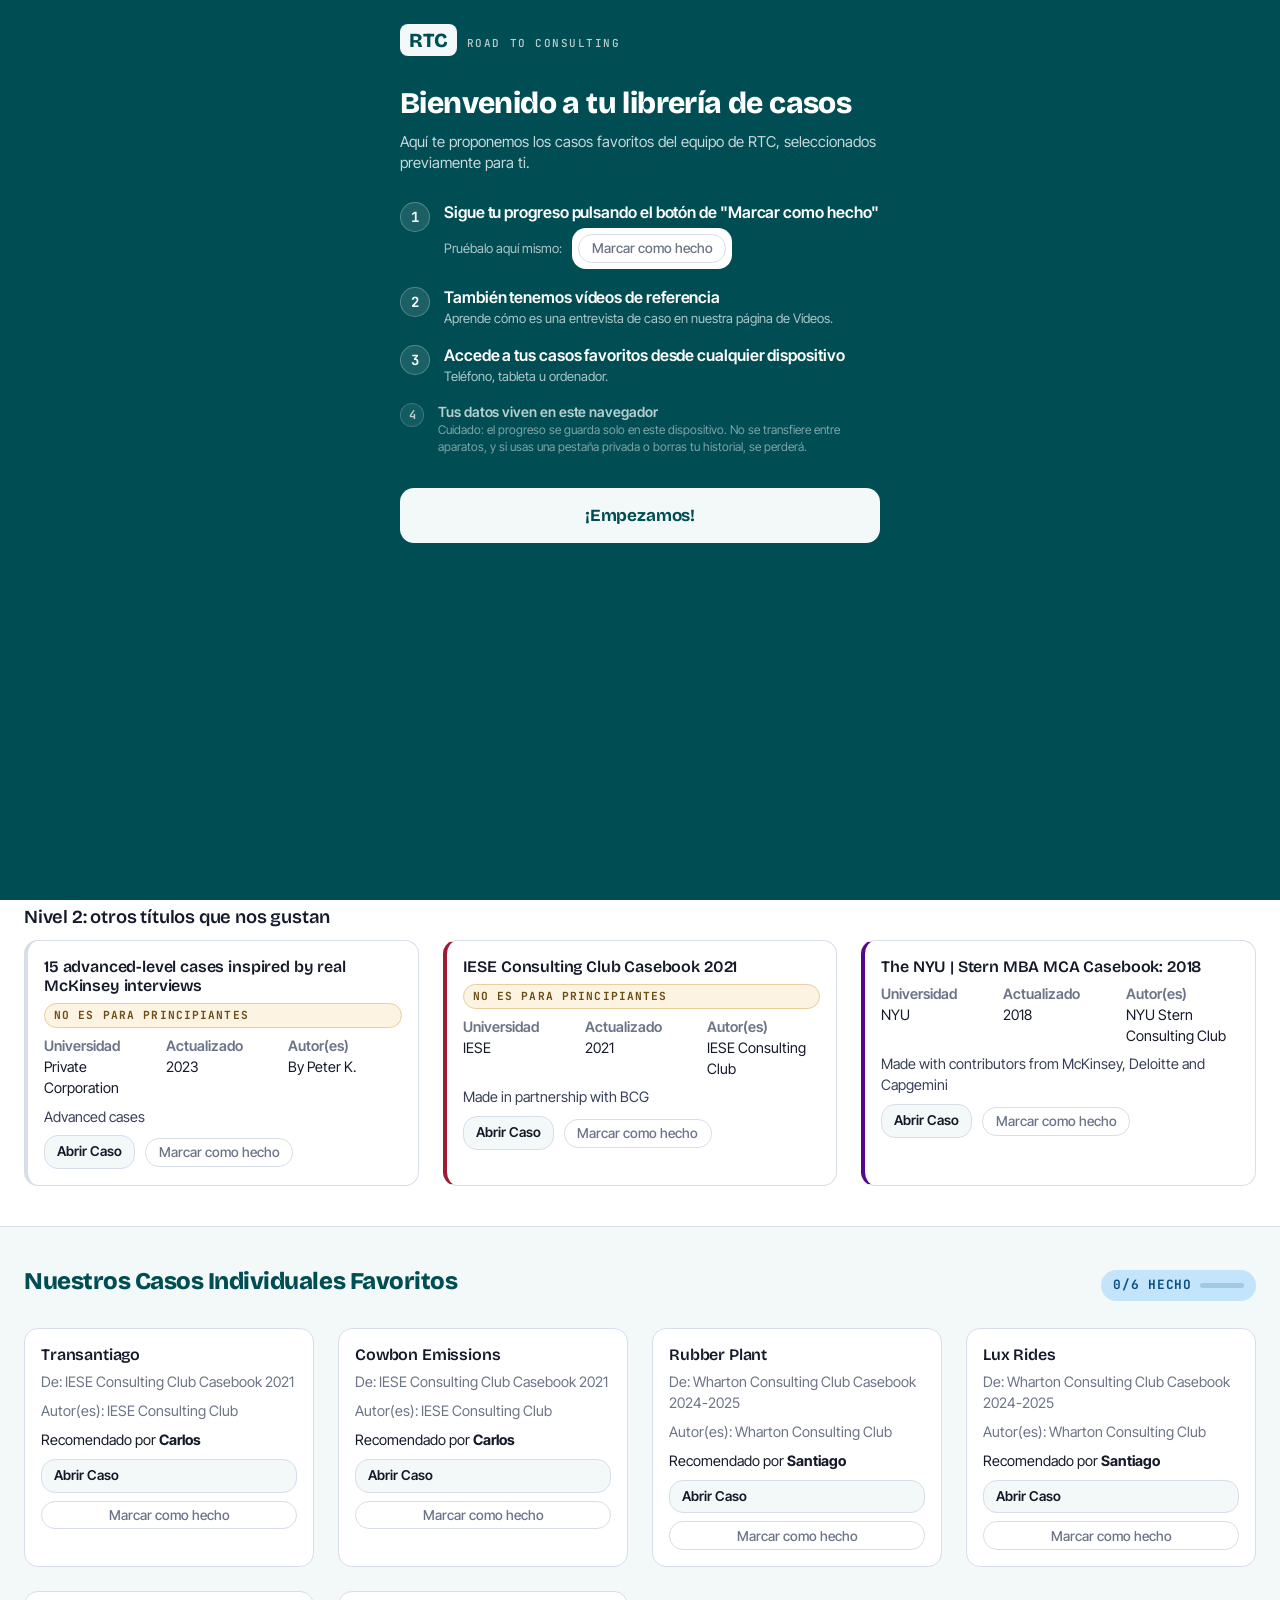
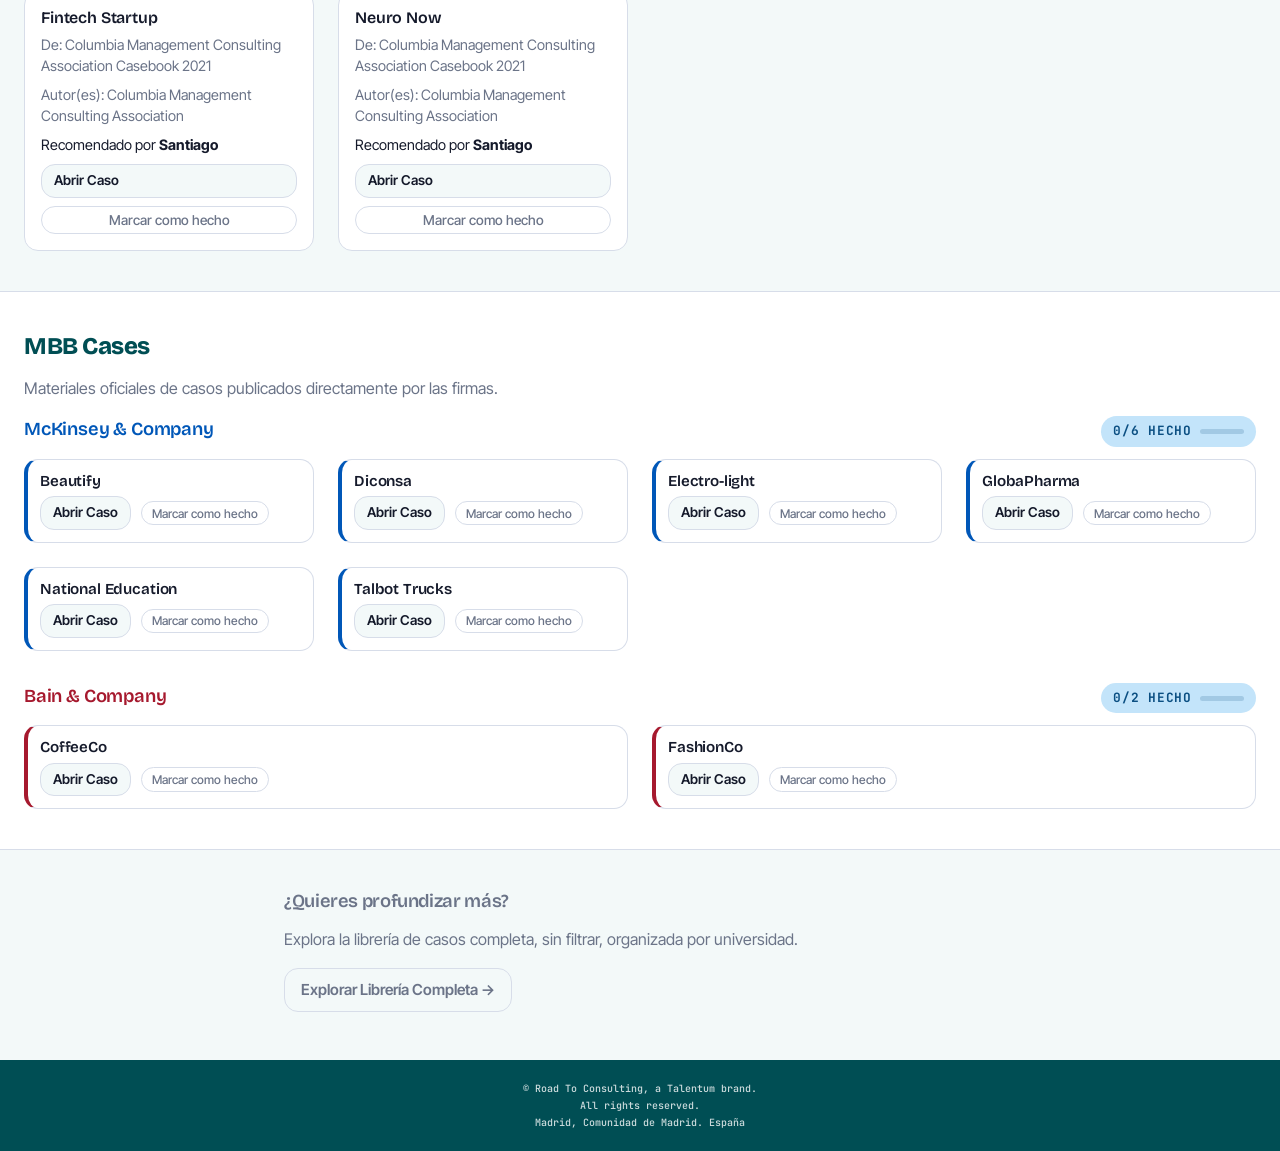
<file: index.html>
<!DOCTYPE html>
<html lang="es">
<head>
  <meta charset="UTF-8">
  <meta name="viewport" content="width=device-width, initial-scale=1.0">
  <title>RTC Librería de Casos</title>
  <meta name="theme-color" content="#26346B">
  <link rel="icon" href="assets/favicon.svg" type="image/svg+xml">
  <link rel="preconnect" href="https://fonts.googleapis.com">
  <link rel="preconnect" href="https://fonts.gstatic.com" crossorigin>
  <link href="https://fonts.googleapis.com/css2?family=Bricolage+Grotesque:opsz,wght@12..96,600;12..96,800&family=Inter+Tight:wght@400;500;600&family=JetBrains+Mono:wght@500;700&display=swap" rel="stylesheet">
  <link rel="stylesheet" href="css/brand.css">
  <link rel="stylesheet" href="css/base.css">
  <link rel="stylesheet" href="css/layout.css">
</head>
<body data-page="home">
  <div id="intro">
    <div class="inner">
      <div class="intro-brand">
        <span class="intro-mark">RTC</span>
        <span class="intro-name">Road to Consulting</span>
      </div>
      <h1>Bienvenido a tu librería de casos</h1>
      <p>
        Aquí te proponemos los casos favoritos del equipo de RTC, seleccionados previamente
        para ti.
      </p>
      <ol class="steps">
        <li>
          <span class="num">1</span>
          <div>
            <b>Sigue tu progreso pulsando el botón de "Marcar como hecho"</b>
            <div class="intro-demo-row">
              <small>Pruébalo aquí mismo:</small>
              <span class="mock">
                <button type="button" class="viewed-toggle" id="intro-demo-toggle">Marcar como hecho</button>
              </span>
            </div>
          </div>
        </li>
        <li>
          <span class="num">2</span>
          <div>
            <b>También tenemos vídeos de referencia</b>
            <small>Aprende cómo es una entrevista de caso en nuestra página de Vídeos.</small>
          </div>
        </li>
        <li>
          <span class="num">3</span>
          <div>
            <b>Accede a tus casos favoritos desde cualquier dispositivo</b>
            <small>Teléfono, tableta u ordenador.</small>
          </div>
        </li>
        <li class="step-nota">
          <span class="num">4</span>
          <div>
            <b>Tus datos viven en este navegador</b>
            <small>Cuidado: el progreso se guarda solo en este dispositivo. No se transfiere entre aparatos, y si usas una pestaña privada o borras tu historial, se perderá.</small>
          </div>
        </li>
      </ol>
      <button class="empezar" id="empezar" type="button">¡Empezamos!</button>
    </div>
  </div>

  <header>
    <div class="site-banner__inner wrap">
      <a href="index.html" class="brand">
        <b>Road to Consulting</b>
        <span>Librería de Casos</span>
      </a>
      <nav class="site-banner__nav" aria-label="Principal">
        <a href="index.html" aria-current="page">Inicio</a>
        <a href="library.html">Librería Completa</a>
        <a href="videos.html">Vídeos</a>
      </nav>
    </div>
  </header>

  <div class="spotlight-bar" id="spotlight-bar">
    <div class="wrap spotlight-bar__inner">
      <div class="spotlight-bar__main">
        <span class="spotlight-bar__label">Documento de Interés</span>
        <strong class="spotlight-bar__name" id="spotlight-name"></strong>
        <span class="spotlight-bar__meta" id="spotlight-meta"></span>
      </div>
      <div class="spotlight-bar__actions">
        <a class="btn btn--secondary btn--sm" id="spotlight-open" href="#" target="_blank" rel="noopener">Abrir</a>
        <button class="viewed-toggle viewed-toggle--sm spotlight-bar__fav" type="button" id="spotlight-fav">Marcar como hecho</button>
      </div>
    </div>
  </div>

  <div class="page-guide">
    <div class="wrap">
      <ul class="page-guide__list">
        <li>
          <span class="page-guide__num">1</span>
          <div>
            <b>Empieza por aquí</b>
            <p>Comprueba nuestros casos preseleccionados, aquí mismo, en esta página.</p>
          </div>
        </li>
        <li>
          <span class="page-guide__num">2</span>
          <div>
            <b>Aprende el know-how</b>
            <p>Comprueba nuestros <a href="videos.html">vídeos</a> para aprender cómo es una entrevista de caso.</p>
          </div>
        </li>
        <li>
          <span class="page-guide__num">3</span>
          <div>
            <b>¿Ya los has acabado?</b>
            <p>Tienes casos extra esperándote en la <a href="library.html">librería completa</a>.</p>
          </div>
        </li>
      </ul>
    </div>
  </div>

  <main>
    <section id="casebooks" class="section section--panel" aria-labelledby="casebooks-heading">
      <div class="wrap">
        <div class="section__head">
          <h2 id="casebooks-heading">Nuestros Casebooks Favoritos</h2>
          <span class="progress" id="casebooks-progress"></span>
        </div>

        <div class="tier-group" data-tier="1">
          <h3 class="tier-group__title">Nivel 1: nuestros favoritos para todos</h3>
          <ol class="rank-stack" id="casebooks-tier1"></ol>
        </div>

        <div class="tier-group tier-group--other" data-tier="2">
          <h3 class="tier-group__title">Nivel 2: otros títulos que nos gustan</h3>
          <ul class="card-grid" id="casebooks-tier2"></ul>
        </div>
      </div>
    </section>

    <section id="individual-cases" class="section" aria-labelledby="indiv-heading">
      <div class="wrap">
        <div class="section__head">
          <h2 id="indiv-heading">Nuestros Casos Individuales Favoritos</h2>
          <span class="progress" id="individual-cases-progress"></span>
        </div>
        <div class="indiv-cases-scroll" id="individual-cases-scroll">
          <ul class="card-grid" id="individual-cases-list"></ul>
        </div>
      </div>
    </section>

    <section id="mbb-cases" class="section section--panel" aria-labelledby="mbb-heading">
      <div class="wrap">
        <h2 id="mbb-heading">MBB Cases</h2>
        <p class="section__intro">Materiales oficiales de casos publicados directamente por las firmas.</p>
        <div id="mbb-groups"></div>
      </div>
    </section>

    <section id="full-library-cta" class="section section--muted" aria-labelledby="full-library-heading">
      <div class="wrap wrap--narrow">
        <h2 id="full-library-heading" class="visually-subtle-heading">¿Quieres profundizar más?</h2>
        <p class="section__intro">Explora la librería de casos completa, sin filtrar, organizada por universidad.</p>
        <a class="btn btn--ghost" href="library.html">Explorar Librería Completa →</a>
      </div>
    </section>
  </main>

  <footer class="site-foot">
    <div class="wrap">© Road To Consulting, a Talentum brand.<br>All rights reserved.<br>Madrid, Comunidad de Madrid. España</div>
  </footer>

  <script src="js/data/spotlight.js"></script>
  <script src="js/data/casebooks.js"></script>
  <script src="js/data/university-colors.js"></script>
  <script src="js/data/mbb-links.js"></script>
  <script src="js/data/individual-cases.js"></script>
  <script src="js/viewed-tracker.js"></script>
  <script src="js/render-home.js"></script>
  <script src="js/main.js"></script>
  <script src="js/intro.js"></script>
</body>
</html>
</file>
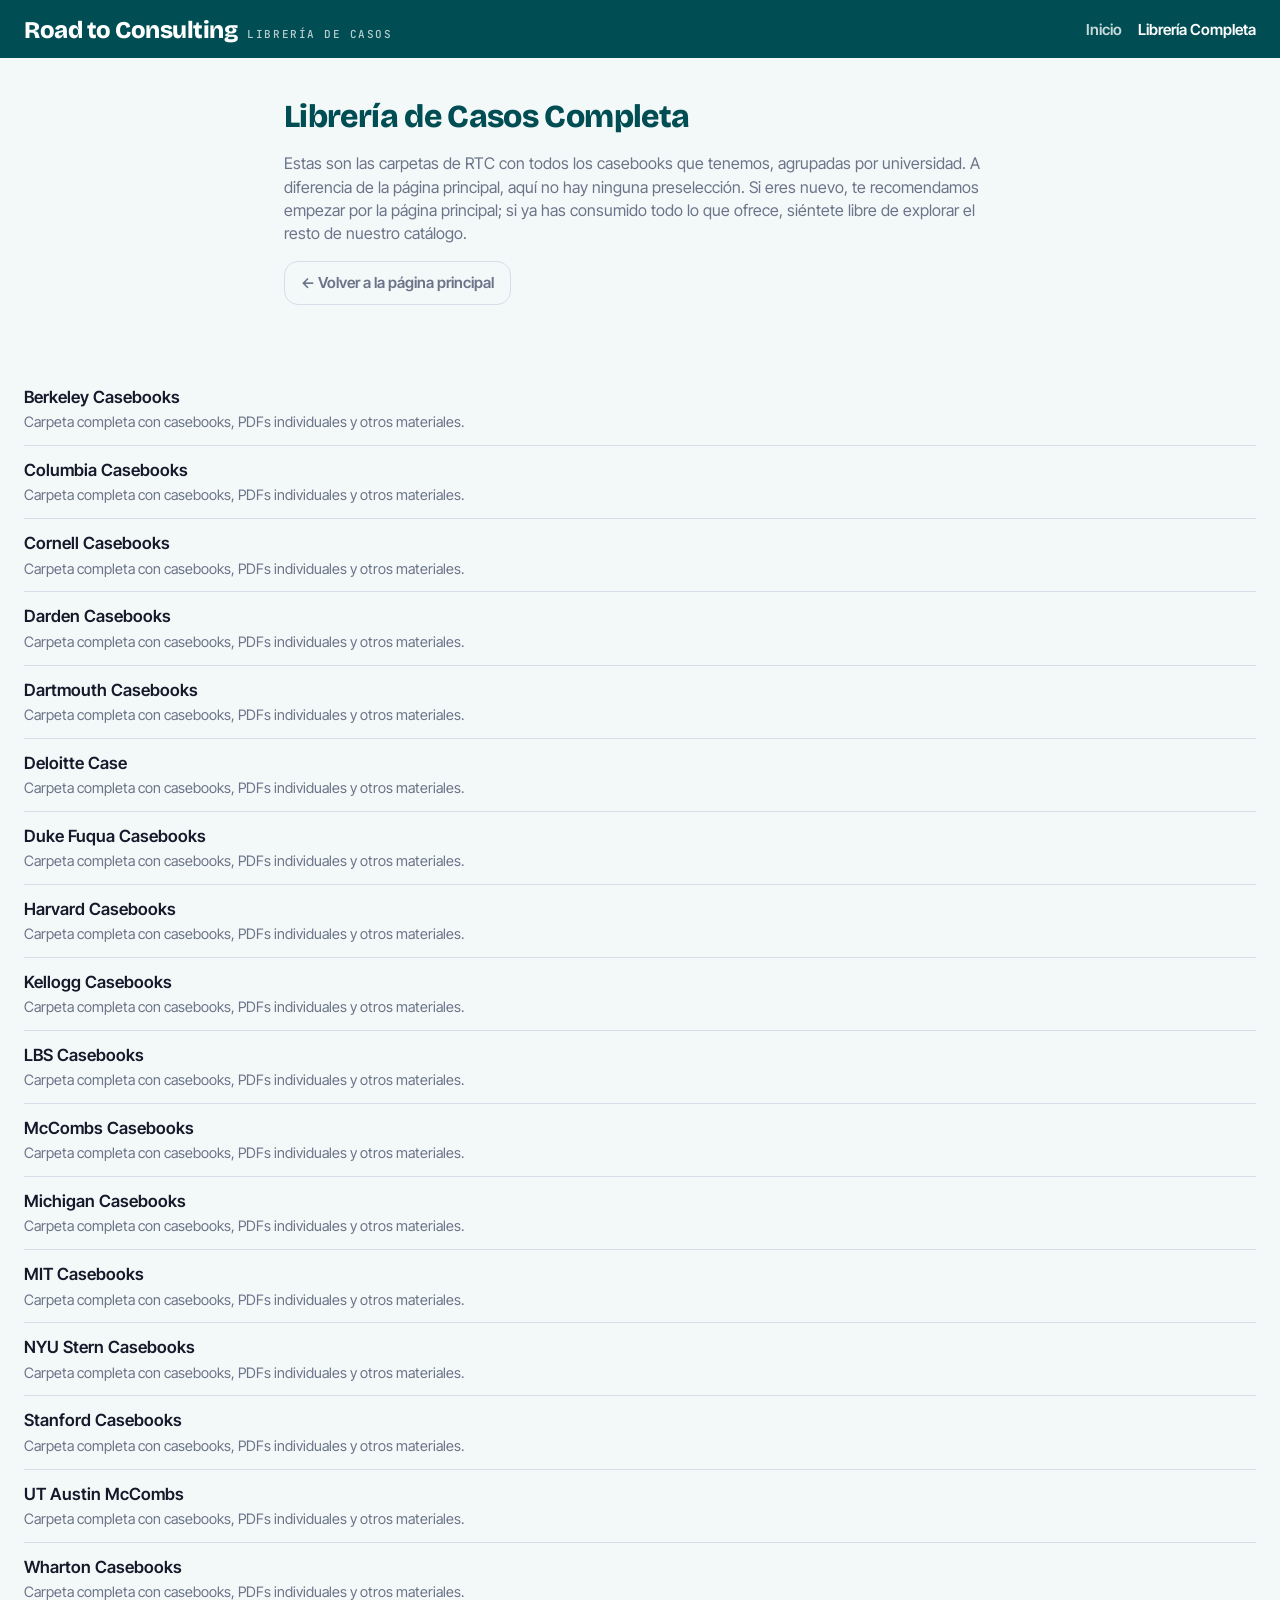
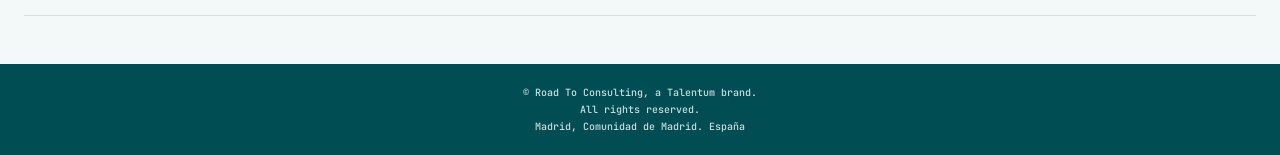
<file: library.html>
<!DOCTYPE html>
<html lang="es">
<head>
  <meta charset="UTF-8">
  <meta name="viewport" content="width=device-width, initial-scale=1.0">
  <title>RTC Librería de Casos · Librería Completa</title>
  <meta name="theme-color" content="#26346B">
  <link rel="icon" href="assets/favicon.svg" type="image/svg+xml">
  <link rel="preconnect" href="https://fonts.googleapis.com">
  <link rel="preconnect" href="https://fonts.gstatic.com" crossorigin>
  <link href="https://fonts.googleapis.com/css2?family=Bricolage+Grotesque:opsz,wght@12..96,600;12..96,800&family=Inter+Tight:wght@400;500;600&family=JetBrains+Mono:wght@500;700&display=swap" rel="stylesheet">
  <link rel="stylesheet" href="css/brand.css">
  <link rel="stylesheet" href="css/base.css">
  <link rel="stylesheet" href="css/layout.css">
</head>
<body data-page="library">
  <header>
    <div class="site-banner__inner wrap">
      <a href="index.html" class="brand">
        <b>Road to Consulting</b>
        <span>Librería de Casos</span>
      </a>
      <nav class="site-banner__nav" aria-label="Principal">
        <a href="index.html">Inicio</a>
        <a href="library.html" aria-current="page">Librería Completa</a>
      </nav>
    </div>
  </header>

  <main>
    <section class="section">
      <div class="wrap wrap--narrow">
        <h1>Librería de Casos Completa</h1>
        <p class="section__intro">
          Estas son las carpetas de RTC con todos los casebooks que tenemos, agrupadas por
          universidad. A diferencia de la página principal, aquí no hay ninguna preselección.
          Si eres nuevo, te recomendamos empezar por la página principal; si ya has consumido
          todo lo que ofrece, siéntete libre de explorar el resto de nuestro catálogo.
        </p>
        <a class="btn btn--ghost" href="index.html">← Volver a la página principal</a>
      </div>
    </section>
    <section class="section">
      <div class="wrap">
        <ul class="directory-list" id="university-directory"></ul>
      </div>
    </section>
  </main>

  <footer class="site-foot">
    <div class="wrap">© Road To Consulting, a Talentum brand.<br>All rights reserved.<br>Madrid, Comunidad de Madrid. España</div>
  </footer>

  <script src="js/data/universities.js"></script>
  <script src="js/render-library.js"></script>
  <script src="js/main.js"></script>
</body>
</html>
</file>
<file: css/brand.css>
/* ============================================================
   RTC BRAND
   The single source of truth for brand-dependent values (color,
   type, shape). No other CSS file should hardcode a brand color
   or font — everything reads from these custom properties.
   ============================================================ */

:root {
  /* Colors */
  --paper: #F3F9F9;   /* app background */
  --card: #FFFFFF;    /* card / input / panel background */
  --ink: #151A2B;     /* primary text */
  --indigo: #004E54;  /* brand primary — headers, CTAs, active state */
  --amber: #D8871B;   /* secondary accent — favorites, urgency, keyboard focus */
  --muted: #6B7488;   /* secondary text / labels */
  --line: #D7DDE9;    /* borders and separators */

  /* Status colors — semantic, not decorative. Not used on this page
     today (no progress-state concept here); kept for consistency
     with sibling RTC properties that do track status. */
  --open: #1F7A54;
  --soon: #7A5AC4;
  --shut: #8A94A8;

  /* Typography */
  --font-display: "Bricolage Grotesque", system-ui, -apple-system, "Segoe UI", Roboto, sans-serif;
  --font-body: "Inter Tight", system-ui, -apple-system, "Segoe UI", Roboto, sans-serif;
  --font-mono: "JetBrains Mono", ui-monospace, "SFMono-Regular", Menlo, monospace;

  /* Shape */
  --r: 14px; /* standard radius: cards, panels, large buttons */

  /* Shadows — always tinted from --ink, never pure black.
     Values match RTC Ofertas exactly (.panel and .card:hover there). */
  --shadow-panel: 0 10px 28px rgba(21, 26, 43, .16);  /* floating panels */
  --shadow-card-hover: 0 6px 20px rgba(21, 26, 43, .08); /* card hover */

  /* Logo */
  --logo-url: url("../assets/logo-placeholder.svg");
}
</file>
<file: css/base.css>
/* Reset — same base reset as the RTC Ofertas page */
* {
  box-sizing: border-box;
  margin: 0;
  padding: 0;
}

html {
  font-size: 16px;
  -webkit-text-size-adjust: 100%;
}

html, body {
  overflow-x: hidden;
}

img {
  max-width: 100%;
  display: block;
}

a {
  color: inherit;
}

ul, ol {
  list-style: none;
}

button {
  font-family: inherit;
  cursor: pointer;
}

/* Spacing scale (layout decision, not a brand value — lives here rather than brand.css) */
:root {
  --space-unit: 8px;
}

/* Base */
body {
  font: 400 16px/1.45 var(--font-body);
  color: var(--ink);
  background: var(--paper);
  overflow-wrap: anywhere;
  -webkit-tap-highlight-color: transparent;
}

h1, h2, h3, h4 {
  font-family: var(--font-display);
  line-height: 1.2;
}

h1, h2 {
  font-weight: 800;
  letter-spacing: -.02em;
}

h3, h4 {
  font-weight: 600;
  letter-spacing: -.01em;
}

h1 { font-size: 2rem; }
h2 { font-size: 1.5rem; }
h3 { font-size: 1.15rem; }
h4 { font-size: 1rem; }

:focus-visible {
  outline: 2px solid var(--amber);
  outline-offset: 2px;
}

/* Utilities */
.visually-hidden {
  position: absolute;
  width: 1px;
  height: 1px;
  overflow: hidden;
  clip: rect(0, 0, 0, 0);
  white-space: nowrap;
}

.eyebrow, .mono {
  font-family: var(--font-mono);
  font-weight: 700;
  text-transform: uppercase;
  letter-spacing: .12em;
}

.wrap {
  max-width: 780px;
  margin: 0 auto;
  padding-left: calc(16px + env(safe-area-inset-left));
  padding-right: calc(16px + env(safe-area-inset-right));
}

.wrap--narrow {
  max-width: 620px;
}

/* Todo lo de escritorio vive en @media (min-width:1024px), igual que en
   RTC Ofertas: nunca se toca un valor base, así el móvil queda garantizado
   intacto sin depender de acordarse de comprobarlo cada vez. */
@media (min-width: 1024px) {
  .wrap {
    max-width: 1600px;
    padding-left: calc(24px + env(safe-area-inset-left));
    padding-right: calc(24px + env(safe-area-inset-right));
  }

  .wrap--narrow {
    max-width: 760px;
  }
}

.btn {
  display: inline-block;
  font-family: var(--font-body);
  font-size: 0.95rem;
  font-weight: 600;
  text-decoration: none;
  padding: calc(var(--space-unit) * 1.25) calc(var(--space-unit) * 2);
  border-radius: var(--r);
  border: 1px solid transparent;
  cursor: pointer;
}

.btn--primary {
  background: var(--indigo);
  color: var(--card);
}

.btn--secondary {
  background: var(--paper);
  color: var(--ink);
  border-color: var(--line);
}

.btn--ghost {
  background: transparent;
  color: var(--muted);
  border-color: var(--line);
}

.btn--sm {
  padding: calc(var(--space-unit) * 0.75) calc(var(--space-unit) * 1.5);
  font-size: 0.85rem;
}

.viewed-toggle {
  font-family: var(--font-body);
  font-size: 0.85rem;
  font-weight: 500;
  background: var(--card);
  color: var(--muted);
  border: 1px solid var(--line);
  border-radius: var(--r);
  padding: 0.4em 0.9em;
  cursor: pointer;
  /* Fixed width (sized for the longer "Marcar como hecho" label) so the
     text swap to "Hecho ✓" never reflows a neighboring button — e.g.
     Abrir Case in the Case of the Week bar staying put when this is
     clicked. */
  min-width: 148px;
  text-align: center;
}

.viewed-toggle.is-viewed {
  background: var(--indigo);
  color: var(--card);
  border-color: var(--indigo);
}

.viewed-toggle--sm {
  font-size: 0.75rem;
  padding: 0.3em 0.75em;
  min-width: 128px;
}

/* Small "satisfaction" pulse when a card is marked done */
.viewed-toggle.pulse {
  animation: mark-pulse .35s ease;
}

@keyframes mark-pulse {
  0% { transform: scale(1); }
  45% { transform: scale(1.12); }
  100% { transform: scale(1); }
}

@media (prefers-reduced-motion: reduce) {
  .viewed-toggle.pulse {
    animation: none;
  }
}

.card.is-viewed {
  opacity: .6;
}

.badge {
  display: inline-block;
  font-family: var(--font-mono);
  font-weight: 700;
  text-transform: uppercase;
  letter-spacing: .1em;
  font-size: 0.7rem;
  padding: 0.3em 0.8em;
  border-radius: 999px;
  vertical-align: middle;
}

.badge--warn {
  /* Hint-banner colors, hardcoded per brand guide (kept out of :root
     since they're only reused here, matching sibling-page convention) */
  background: #FDF3E2;
  border: 1px solid #E9CE9A;
  color: #6B4E17;
}
</file>
<file: css/layout.css>
/* ---------- intro (first-visit welcome screen, index.html only) ----------
   Same pattern as RTC Ofertas' #intro: full-screen indigo overlay, shown
   once via localStorage, dismissed by the "Empezamos" button. The "RTC"
   mark is a styled <span>, not an image/SVG — matches the sibling site's
   .intro-mark wordmark exactly. */
#intro {
  position: fixed;
  inset: 0;
  z-index: 110;
  background: var(--indigo);
  color: #fff;
  display: none;
  flex-direction: column;
  justify-content: flex-start;
  overflow: auto;
  padding-top: calc(24px + env(safe-area-inset-top));
  padding-right: calc(24px + env(safe-area-inset-right));
  padding-bottom: calc(24px + env(safe-area-inset-bottom));
  padding-left: calc(24px + env(safe-area-inset-left));
}

#intro.on {
  display: flex;
}

#intro .inner {
  max-width: 480px;
  margin: 0 auto;
  width: 100%;
}

.intro-brand {
  display: flex;
  align-items: baseline;
  gap: 10px;
  margin-bottom: 30px;
}

.intro-mark {
  font: 800 20px var(--font-display);
  letter-spacing: -.02em;
  background: var(--paper);
  color: var(--indigo);
  border-radius: 8px;
  padding: 4px 9px;
}

.intro-name {
  font: 500 11px var(--font-mono);
  letter-spacing: .14em;
  text-transform: uppercase;
  opacity: .72;
}

#intro h1 {
  font: 800 30px/1.15 var(--font-display);
  letter-spacing: -.02em;
  margin-bottom: 10px;
}

#intro p {
  font-family: var(--font-body);
  opacity: .78;
  margin-bottom: 28px;
  font-size: 15px;
}

/* Numbered steps — same pattern as RTC Ofertas' onboarding: a circle +
   bold headline + muted detail per step. Step 1 includes a real, isolated
   demo of the "Marcar como hecho" button (same class as the live one) so
   it's genuinely clickable, not just a screenshot. */
.steps {
  list-style: none;
  display: flex;
  flex-direction: column;
  gap: 18px;
  margin-bottom: 32px;
}

.steps li {
  display: flex;
  gap: 14px;
  align-items: flex-start;
}

.steps li > div {
  flex: 1;
  min-width: 0;
}

.steps .num {
  flex: 0 0 auto;
  width: 30px;
  height: 30px;
  border-radius: 50%;
  background: rgba(255, 255, 255, .1);
  border: 1px solid rgba(255, 255, 255, .25);
  display: flex;
  align-items: center;
  justify-content: center;
  font: 700 14px var(--font-mono);
}

.steps b {
  display: block;
  font: 600 16px var(--font-body);
  letter-spacing: -.005em;
}

.steps small {
  display: block;
  font: 400 13px var(--font-body);
  opacity: .68;
  line-height: 1.4;
  margin-top: 2px;
}

.intro-demo-row {
  display: flex;
  align-items: center;
  flex-wrap: wrap;
  gap: 10px;
  margin-top: 6px;
}

.intro-demo-row small {
  margin-top: 0;
}

/* Sized to the button it holds, not the full step width — just enough
   padding to read as its own little "card", not a whole panel. */
.steps .mock {
  display: inline-flex;
  background: var(--card);
  border-radius: var(--r);
  padding: 6px;
}

/* The disclaimer step: same circle language as 1 and 2, just quieter —
   it's a caveat, not an instruction. */
.step-nota {
  opacity: .72;
}

.step-nota .num {
  width: 24px;
  height: 24px;
  font-size: 12px;
}

.step-nota b {
  font-size: 14px;
}

.step-nota small {
  font-size: 12px;
}

.empezar {
  display: block;
  width: 100%;
  background: var(--paper);
  color: var(--indigo);
  border: none;
  border-radius: var(--r);
  padding: 17px 20px;
  font: 700 17px var(--font-display);
  letter-spacing: -.01em;
  text-align: center;
}

.empezar:hover {
  filter: brightness(.97);
}

body.intro-open {
  overflow: hidden;
}

/* ---------- header ---------- */
header {
  background: var(--indigo);
  color: #fff;
  padding: 18px 0 16px;
}

.site-banner__inner {
  display: flex;
  align-items: center;
  justify-content: space-between;
  flex-wrap: wrap;
  gap: var(--space-unit);
}

.brand {
  display: flex;
  align-items: baseline;
  flex-wrap: wrap;
  gap: 4px 10px;
  text-decoration: none;
  color: #fff;
}

.brand b {
  white-space: nowrap;
  font: 800 24px/1 var(--font-display);
  letter-spacing: -.02em;
}

.brand span {
  white-space: nowrap;
  font: 500 11px/1 var(--font-mono);
  letter-spacing: .14em;
  text-transform: uppercase;
  opacity: .72;
}

.site-banner__nav {
  display: flex;
  gap: calc(var(--space-unit) * 2);
}

.site-banner__nav a {
  white-space: nowrap;
  text-decoration: none;
  font-weight: 600;
  font-size: 0.95rem;
  color: rgba(255, 255, 255, .78);
}

.site-banner__nav a[aria-current="page"] {
  color: #fff;
}

/* ---------- Spotlight — top notification bar for one featured resource
   (a case, a guide, any document worth surfacing) ----------
   Deliberately given its own green identity (the --open token, otherwise
   reserved for status tracking) so it reads as clearly distinct from both
   the indigo header above and the white Favorite Casebooks panel below. */
.spotlight-bar {
  background: #EAF6EF;
  border-bottom: 1px solid rgba(31, 122, 84, .25);
}

/* Two columns, same shape at every width: content on the left (label,
   name, then who recommended it), actions on the right — Open level
   with the label at the top, Mark as done pushed to the bottom so it
   lines up with the "Recomendado por" line instead of crowding the name. */
.spotlight-bar__inner {
  display: flex;
  align-items: stretch;
  justify-content: space-between;
  gap: calc(var(--space-unit) * 2);
  padding-block: calc(var(--space-unit) * 1.5);
}

.spotlight-bar__main {
  display: flex;
  flex-direction: column;
  gap: 4px;
  min-width: 0;
}

.spotlight-bar__label {
  align-self: flex-start;
  flex: 0 0 auto;
  font-family: var(--font-mono);
  font-weight: 700;
  text-transform: uppercase;
  letter-spacing: .1em;
  font-size: 0.7rem;
  color: #fff;
  background: var(--open);
  border-radius: 999px;
  padding: 5px 10px;
}

.spotlight-bar__name {
  font-family: var(--font-display);
  font-weight: 600;
  letter-spacing: -.01em;
  font-size: 1.05rem;
  color: var(--ink);
  max-width: 100%;
  overflow: hidden;
  text-overflow: ellipsis;
  white-space: nowrap;
}

.spotlight-bar__meta {
  font-size: 0.8rem;
  color: var(--muted);
  max-width: 100%;
  overflow: hidden;
  text-overflow: ellipsis;
  white-space: nowrap;
}

.spotlight-bar__meta strong {
  color: var(--ink);
  font-weight: 700;
}

.spotlight-bar__actions {
  flex: 0 0 auto;
  display: flex;
  flex-direction: column;
  align-items: flex-end;
  justify-content: space-between;
  gap: 6px;
}

/* Orientation bar — a quick "where to go" pointer to the three ways to use
   the site: preselected content on this page, Videos, and the full
   library. Sits right under the spotlight bar, above the sections
   it points at. Stacked by default; 3 columns from the desktop breakpoint
   up, matching the site's single min-width:1024px convention. */
.page-guide {
  border-bottom: 1px solid var(--line);
}

.page-guide__list {
  list-style: none;
  display: flex;
  flex-direction: column;
  gap: calc(var(--space-unit) * 2);
  padding-block: calc(var(--space-unit) * 2.5);
}

.page-guide__list li {
  display: flex;
  gap: 12px;
  align-items: flex-start;
}

.page-guide__num {
  flex: 0 0 auto;
  width: 26px;
  height: 26px;
  border-radius: 50%;
  background: var(--indigo);
  color: #fff;
  display: flex;
  align-items: center;
  justify-content: center;
  font: 700 13px var(--font-mono);
}

.page-guide__list b {
  display: block;
  font: 600 14px var(--font-body);
  color: var(--ink);
}

.page-guide__list p {
  font: 400 13px var(--font-body);
  color: var(--muted);
  line-height: 1.4;
  margin-top: 2px;
}

.page-guide__list a {
  color: var(--indigo);
  font-weight: 600;
}

@media (min-width: 1024px) {
  .page-guide__list {
    flex-direction: row;
    gap: calc(var(--space-unit) * 3);
  }

  .page-guide__list li {
    flex: 1;
  }
}

/* On phones this bar sits above the fold on first load — shrink it so it
   doesn't eat most of the screen before the actual content shows. */
@media (max-width: 1023.98px) {
  .page-guide__list {
    gap: calc(var(--space-unit) * 1);
    padding-block: calc(var(--space-unit) * 1.5);
  }

  .page-guide__list li {
    gap: 8px;
  }

  .page-guide__num {
    width: 20px;
    height: 20px;
    font-size: 10px;
  }

  .page-guide__list b {
    font-size: 12.5px;
  }

  .page-guide__list p {
    font-size: 11.5px;
    margin-top: 1px;
  }
}

/* Sections */
.section {
  padding-block: calc(var(--space-unit) * 5);
}

.section--panel {
  /* Wraps a whole category (both casebook tiers) in one visually cohesive
     panel, distinct from the plain-paper sections around it. */
  background: var(--card);
  border-block: 1px solid var(--line);
}

.section--muted {
  /* Deliberately blends into the page background (--paper) rather than
     getting its own panel — reinforces that this CTA is the least
     prominent, easiest-to-skip section on the page. */
  background: transparent;
}

.section__head {
  display: flex;
  align-items: baseline;
  justify-content: space-between;
  gap: var(--space-unit);
  margin-bottom: calc(var(--space-unit) * 2);
}

.section__head h2,
.section__head h3 {
  margin-bottom: 0;
}

.section__head--sub {
  margin-bottom: calc(var(--space-unit) * 1.5);
}

/* Progress badge — deliberately loud (sky-blue pill + fill bar), since
   tracking progress is a headline feature, not a footnote. Sky blue picked
   over the earlier amber/mustard chip precisely so it doesn't blend in
   with the amber/green/indigo already used elsewhere on the page — colors
   hardcoded here (not in brand.css) since they're a one-off UI accent, not
   part of the core palette. */
.progress {
  flex: 0 0 auto;
  display: inline-flex;
  align-items: center;
  gap: 8px;
  background: #C3E4FA;
  color: #0B4F82;
  font-family: var(--font-mono);
  font-weight: 700;
  font-size: 0.8rem;
  letter-spacing: .06em;
  text-transform: uppercase;
  padding: 6px 12px;
  border-radius: 999px;
  white-space: nowrap;
}

.progress__bar {
  flex: 0 0 auto;
  width: 44px;
  height: 5px;
  border-radius: 999px;
  background: rgba(11, 79, 130, .18);
  overflow: hidden;
}

.progress__bar-fill {
  display: block;
  height: 100%;
  background: #0B4F82;
  border-radius: 999px;
  transition: width .25s ease;
}

.section__intro {
  color: var(--muted);
  margin-top: calc(var(--space-unit) * 0.5);
  margin-bottom: calc(var(--space-unit) * 2);
}

.section h1,
.section h2 {
  color: var(--indigo);
  margin-bottom: calc(var(--space-unit) * 2);
}

.section h2.visually-subtle-heading {
  font-size: 1.15rem;
  font-weight: 600;
  color: var(--muted);
}

/* Tier groups */
.tier-group {
  margin-bottom: calc(var(--space-unit) * 4);
}

.tier-group:last-child {
  margin-bottom: 0;
}

.tier-group__title {
  margin-bottom: calc(var(--space-unit) * 1.5);
  display: flex;
  align-items: center;
  gap: var(--space-unit);
  color: var(--ink);
}

.mbb-firm-group {
  margin-bottom: calc(var(--space-unit) * 4);
}

.mbb-firm-group:last-child {
  margin-bottom: 0;
}

.mbb-firm-group__title {
  color: var(--firm-color, var(--ink));
}

.mbb-firm-group[data-firm="mckinsey"] { --firm-color: #0057B8; }
.mbb-firm-group[data-firm="bcg"] { --firm-color: #1C6B3E; }
.mbb-firm-group[data-firm="bain"] { --firm-color: #A6192E; }

/* Card grid */
.card-grid {
  display: grid;
  grid-template-columns: repeat(auto-fit, minmax(260px, 1fr));
  gap: calc(var(--space-unit) * 3);
}

/* The <li> IS the grid item, so it already gets the full column width and
   (grid rows stretch by default) the full row height for free. But for
   card-grid lists whose <li> just *wraps* a .card (tier-2 casebooks;
   individual/MBB cards ARE the grid item directly, so this rule is a
   no-op for them), the .card child won't fill that box on its own — give
   it 100% of both explicitly rather than reaching for flex-direction
   tricks, which only stretch one axis (cross) and starve the other. */
.card-grid > li > .card {
  width: 100%;
  height: 100%;
}

/* Row-capped scroll boxes: Favorite Individual Cases (~3 rows) and each
   Video References category (1 row desktop / 2 mobile) — height computed
   in JS, since column count changes with viewport width, then this
   scrolls internally instead of growing the page. */
.indiv-cases-scroll,
.video-group-scroll {
  overflow-y: auto;
  padding-right: 6px;
  margin-right: -6px;
}

.card {
  background: var(--card);
  border: 1px solid var(--line);
  border-radius: var(--r);
  padding: calc(var(--space-unit) * 2);
  display: flex;
  flex-direction: column;
  gap: calc(var(--space-unit) * 1);
}

/* Casebook cards (both tiers) share the same left-border language: the
   originating university's color, so tier 1 and tier 2 read as one
   consistent card family — tier 1's only extra is the rank medal. */
.casebook-card,
.stair-card {
  border-left: 4px solid var(--university-color, var(--line));
}

.mbb-firm-group .card {
  border-left: 4px solid var(--firm-color, var(--line));
}

/* MBB cards are reference links, not full write-ups — keep them lighter
   and more compact than casebook/individual-case cards. */
.mbb-card {
  padding: calc(var(--space-unit) * 1.5);
  gap: calc(var(--space-unit) * 0.75);
}

.mbb-card .card__title {
  font-size: 0.95rem;
}

.mbb-card .card__desc {
  font-size: 0.85rem;
}

/* Shared "Open Case" + "Mark as done" row — every card that links out to a
   document uses this same two-button pattern for consistency. */
.card__actions {
  display: flex;
  align-items: center;
  gap: calc(var(--space-unit) * 1.25);
  flex-wrap: wrap;
}

.card-top {
  display: flex;
  align-items: flex-start;
  gap: calc(var(--space-unit) * 1.25);
}

.card-top .card__title {
  flex: 1;
  min-width: 0;
}

/* Tier-1 "staircase" cards — all three the same size (matching the
   narrowest, 3rd-place card); the staircase comes from alignment shifting
   left → center → right, so the empty space top-right (1st card) mirrors
   the empty space bottom-left (3rd card) exactly, for symmetry. There's not
   enough width for that offset to read as intentional on mobile — it just
   looks cramped/off-center — so mobile gets plain full-width cards, and the
   staircase only kicks in from the desktop breakpoint up. */
.rank-stack {
  display: flex;
  flex-direction: column;
  gap: calc(var(--space-unit) * 2);
}

.rank-stack > li {
  width: 100%;
}

@media (min-width: 1024px) {
  .rank-stack > li {
    width: 88%;
  }

  .rank-stack > li[data-rank="2"] {
    margin-inline: auto;
  }

  .rank-stack > li[data-rank="3"] {
    margin-left: auto;
  }
}

.stair-card {
  flex-direction: row;
  align-items: flex-start;
  flex-wrap: wrap;
  gap: calc(var(--space-unit) * 2);
}

.stair-card__body {
  flex: 1 1 260px;
  min-width: 0;
  display: flex;
  flex-direction: column;
  gap: calc(var(--space-unit) * 0.75);
}

.stair-card__head {
  display: flex;
  align-items: baseline;
  flex-wrap: wrap;
  gap: calc(var(--space-unit) * 1.25);
}

.stair-card > .card__actions {
  align-self: center;
  flex: 0 0 auto;
}

.card__title {
  font-size: 1rem;
}

.card__meta {
  font-size: 0.9rem;
  color: var(--muted);
}

.card__meta dl,
dl.card__meta {
  display: grid;
  /* Equal fr split, not auto/1fr — `auto` tracks size off the field's
     content (min/max-content), so one long value (a long university name)
     still ends up dominating and starving the other column even with
     min-width:0 on the items. A fixed even split can't be starved. */
  grid-template-columns: minmax(0, 1fr) minmax(0, 1fr);
  gap: 0.2em 0.6em;
}

/* Universidad/Actualizado/Autor(es) is always exactly 3 fields now (see
   universityMetaRow) — from the desktop breakpoint up there's room to lay
   all three out on one line instead of wrapping the 3rd to its own row. */
@media (min-width: 1024px) {
  .card__meta dl,
  dl.card__meta {
    grid-template-columns: minmax(0, 1fr) minmax(0, 1fr) minmax(0, 1fr);
  }
}

/* Classic grid-blowout fix: a grid item's default min-width is `auto`
   (its content's intrinsic size), not 0 — so a long unbroken value (e.g.
   "Wharton (University of Pennsylvania)") can still force its column wide
   and starve the sibling column down to near nothing, which then breaks
   *that* column's short text letter-by-letter under the global
   overflow-wrap:anywhere. min-width:0 lets the item actually shrink and
   wrap within whatever width the track ends up with. */
.card__meta dl > div,
dl.card__meta > div {
  min-width: 0;
}

.card__meta dt {
  font-weight: 600;
  color: var(--muted);
}

.card__meta dd {
  color: var(--ink);
}

.card__desc {
  font-size: 0.9rem;
  color: #39415A;
}

.card__recommender {
  font-size: 0.9rem;
}

.firm-badge {
  display: inline-block;
  font-family: var(--font-mono);
  font-weight: 700;
  text-transform: uppercase;
  letter-spacing: .1em;
  font-size: 0.75rem;
  color: var(--firm-color, var(--indigo));
}

/* Rank badges — universal medal colors so hierarchy reads at a glance */
.rank-badge {
  flex: 0 0 auto;
  width: 30px;
  height: 30px;
  border-radius: 50%;
  display: flex;
  align-items: center;
  justify-content: center;
  font: 700 14px var(--font-mono);
}

.rank-badge--1 {
  background: #D4AF37; /* gold */
  color: #fff;
}

.rank-badge--2 {
  background: #B7C0CC; /* silver */
  color: var(--ink);
}

.rank-badge--3 {
  background: #C97B3D; /* bronze */
  color: #fff;
}

.rank-label {
  display: inline-block;
  font-family: var(--font-mono);
  font-weight: 700;
  text-transform: uppercase;
  letter-spacing: .1em;
  font-size: 0.7rem;
}

.rank-label--1 { color: #A6862A; }
.rank-label--2 { color: #7C8595; }
.rank-label--3 { color: #A85B26; }

/* Directory list (library.html) */
.directory-list {
  display: flex;
  flex-direction: column;
  gap: calc(var(--space-unit) * 1.5);
}

.directory-list__item {
  border-bottom: 1px solid var(--line);
  padding-bottom: calc(var(--space-unit) * 1.5);
}

.directory-list__item a {
  font-weight: 600;
  font-size: 1.05rem;
  text-decoration: none;
}

.directory-list__note {
  font-size: 0.9rem;
  color: var(--muted);
  margin-top: 0.2em;
}

/* ---------- footer ---------- */
.site-foot {
  margin-top: 8px;
  background: var(--indigo);
}

.site-foot .wrap {
  padding-top: 20px;
  padding-bottom: calc(20px + env(safe-area-inset-bottom));
  font: 500 10px var(--font-mono);
  color: #fff;
  opacity: .8;
  text-align: center;
  line-height: 1.7;
}

/* Single responsive breakpoint for the whole site, mobile-first */
@media (min-width: 1024px) {
  .site-banner__inner {
    flex-wrap: nowrap;
  }
}

/* Hover states, guarded to real pointer+hover devices at desktop width so
   touch taps never get stuck in a hover state — same pattern as Ofertas. */
@media (min-width: 1024px) and (hover: hover) and (pointer: fine) {
  .card {
    transition: border-color .15s ease, box-shadow .15s ease;
  }

  .card:hover {
    border-color: var(--indigo);
    box-shadow: var(--shadow-card-hover);
  }

  .site-banner__nav a:hover {
    color: #fff;
  }

  .directory-list__item a:hover {
    color: var(--indigo);
  }

  .video-thumb:hover .video-thumb__play {
    transform: translate(-50%, -50%) scale(1.08);
  }

  .video-card .card__title a:hover {
    color: var(--indigo);
  }

  .chip:not([aria-pressed="true"]):hover {
    border-color: var(--indigo);
    color: var(--ink);
  }
}

/* ---------- Video References (videos.html pilot) ----------
   Same grouped-by-firm language as MBB Cases (color-coded left border +
   section heading), plus a neutral "general" group for non-firm-specific
   content — parallel classes (not a reuse of .mbb-firm-group) so this
   stays independent of the already-shipped MBB markup. */
.video-group {
  margin-bottom: calc(var(--space-unit) * 4);
}

.video-group:last-child {
  margin-bottom: 0;
}

.video-group__title {
  color: var(--firm-color, var(--ink));
}

.video-group[data-firm="mckinsey"] { --firm-color: #0057B8; }
.video-group[data-firm="bcg"] { --firm-color: #1C6B3E; }
.video-group[data-firm="bain"] { --firm-color: #A6192E; }
.video-group[data-firm="general"] { --firm-color: var(--indigo); }

.video-group .card {
  border-left: 4px solid var(--firm-color, var(--line));
}

/* Thumbnail-first card: the base .card padding is overridden to 0 so the
   thumbnail can sit flush at the top, clipped to the card's own rounded
   corners; the text content gets its own padded wrapper below it. */
.video-card {
  padding: 0;
  overflow: hidden;
  gap: 0;
}

.video-thumb {
  position: relative;
  display: block;
  aspect-ratio: 16 / 9;
  background: linear-gradient(135deg, var(--firm-color, var(--indigo)) 0%, var(--ink) 150%);
}

.video-thumb__img {
  position: absolute;
  inset: 0;
  width: 100%;
  height: 100%;
  object-fit: cover;
}

.video-thumb__play {
  position: absolute;
  top: 50%;
  left: 50%;
  transform: translate(-50%, -50%);
  width: 48px;
  height: 48px;
  border-radius: 50%;
  background: rgba(255, 255, 255, .92);
  box-shadow: var(--shadow-card-hover);
  transition: transform .15s ease;
}

.video-thumb__play::before {
  content: "";
  position: absolute;
  top: 50%;
  left: 50%;
  transform: translate(-41%, -50%);
  width: 0;
  height: 0;
  border-style: solid;
  border-width: 8px 0 8px 13px;
  border-color: transparent transparent transparent var(--ink);
}

.video-thumb__duration {
  position: absolute;
  right: 8px;
  bottom: 8px;
  background: rgba(0, 0, 0, .75);
  color: #fff;
  font-family: var(--font-mono);
  font-weight: 700;
  font-size: 0.7rem;
  padding: 2px 6px;
  border-radius: 4px;
}

.video-card__body {
  padding: calc(var(--space-unit) * 2);
  display: flex;
  flex-direction: column;
  gap: calc(var(--space-unit) * 0.75);
}

.video-card .firm-badge {
  margin-bottom: calc(var(--space-unit) * -0.25);
}

.video-card .card__meta {
  font-size: 0.85rem;
}

.video-card .card__title a {
  text-decoration: none;
}

/* Filter chips (Video References) — same pill pattern as RTC Ofertas'
   filter bar, adapted to our tokens. */
.chips {
  display: flex;
  gap: 8px;
  overflow-x: auto;
  padding-bottom: 2px;
  margin-bottom: calc(var(--space-unit) * 3);
  scrollbar-width: none;
}

.chips::-webkit-scrollbar {
  display: none;
}

.chip {
  flex: 0 0 auto;
  min-height: 38px;
  padding: 8px 14px;
  border: 1px solid var(--line);
  border-radius: 999px;
  background: var(--card);
  color: var(--muted);
  font: 500 14px var(--font-body);
  white-space: nowrap;
}

.chip[aria-pressed="true"] {
  background: var(--indigo);
  border-color: var(--indigo);
  color: #fff;
}
</file>
